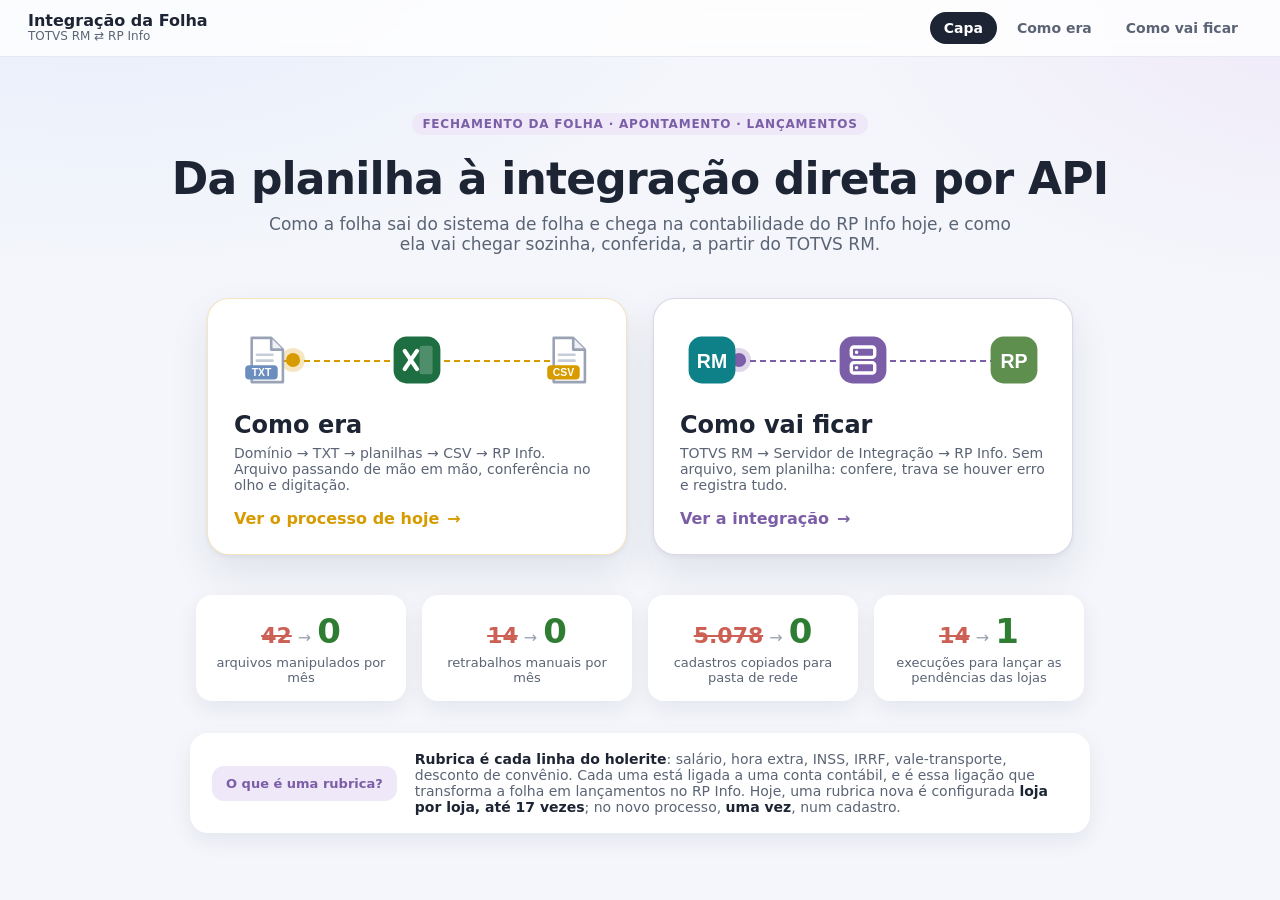
<file: index.html>
<!doctype html>
<html lang="pt-BR">
<head>
  <meta charset="utf-8">
  <meta name="viewport" content="width=device-width, initial-scale=1">
  <title>Integração da Folha · TOTVS RM ⇄ RP Info</title>
  <link rel="stylesheet" href="assets/style.css">
</head>
<body>
  <header class="topbar">
    <a class="brand" href="index.html">Integração da Folha<small>TOTVS RM ⇄ RP Info</small></a>
    <nav class="nav">
      <a class="active" href="index.html">Capa</a>
      <a href="como-era.html">Como era</a>
      <a href="como-vai-ficar.html">Como vai ficar</a>
    </nav>
  </header>

  <section class="hero tone-api">
    <span class="kicker">Fechamento da folha · apontamento · lançamentos</span>
    <h1>Da planilha à integração direta por API</h1>
    <p>Como a folha sai do sistema de folha e chega na contabilidade do RP Info hoje, e como ela vai chegar sozinha,
      conferida, a partir do TOTVS RM.</p>
  </section>

  <section class="choices">
    <a class="choice tone-man" href="como-era.html">
      <div class="mini-flow hops">
        <span class="ico" data-art="txt"></span><span class="ico" data-art="excel"></span><span class="ico" data-art="csv"></span>
        <span class="wire"></span><span class="packet"></span>
      </div>
      <h2>Como era</h2>
      <p>Domínio → TXT → planilhas → CSV → RP Info. Arquivo passando de mão em mão, conferência no olho e digitação.</p>
      <span class="go">Ver o processo de hoje</span>
    </a>
    <a class="choice tone-api" href="como-vai-ficar.html">
      <div class="mini-flow">
        <span class="ico" data-art="rm"></span><span class="ico" data-art="server"></span><span class="ico" data-art="rp"></span>
        <span class="wire"></span><span class="packet"></span>
      </div>
      <h2>Como vai ficar</h2>
      <p>TOTVS RM → Servidor de Integração → RP Info. Sem arquivo, sem planilha: confere, trava se houver erro e registra tudo.</p>
      <span class="go">Ver a integração</span>
    </a>
  </section>

  <section class="kpis">
    <div class="kpi"><span class="from" data-n="43">0</span><span class="arrow">→</span><span class="to">0</span><p>arquivos manipulados por mês</p></div>
    <div class="kpi"><span class="from" data-n="15">0</span><span class="arrow">→</span><span class="to">0</span><p>retrabalhos manuais por mês</p></div>
    <div class="kpi"><span class="from" data-n="5682">0</span><span class="arrow">→</span><span class="to">0</span><p>cadastros copiados para pasta de rede</p></div>
    <div class="kpi"><span class="from" data-n="17">0</span><span class="arrow">→</span><span class="to">1</span><p>execuções para lançar as pendências das lojas</p></div>
  </section>

  <section class="rubrica">
    <span class="tag">O que é uma rubrica?</span>
    <p><b>Rubrica é cada linha do holerite</b>: salário, hora extra, INSS, IRRF, vale-transporte, desconto de convênio.
      Cada uma está ligada a uma conta contábil, e é essa ligação que transforma a folha em lançamentos no RP Info.
      Hoje, uma rubrica nova é configurada <b>loja por loja, até 17 vezes</b>; no novo processo, <b>uma vez</b>, num cadastro.</p>
  </section>

  <script src="assets/engine.js"></script>
  <script>
    App.paintArt(document);
    App.$$('.kpi .from').forEach((el, i) => setTimeout(() => App.countUp(el, 0, Number(el.dataset.n), 1200, (v) => App.fmt(Math.round(v))), 300 + i * 120));
  </script>
</body>
</html>
</file>
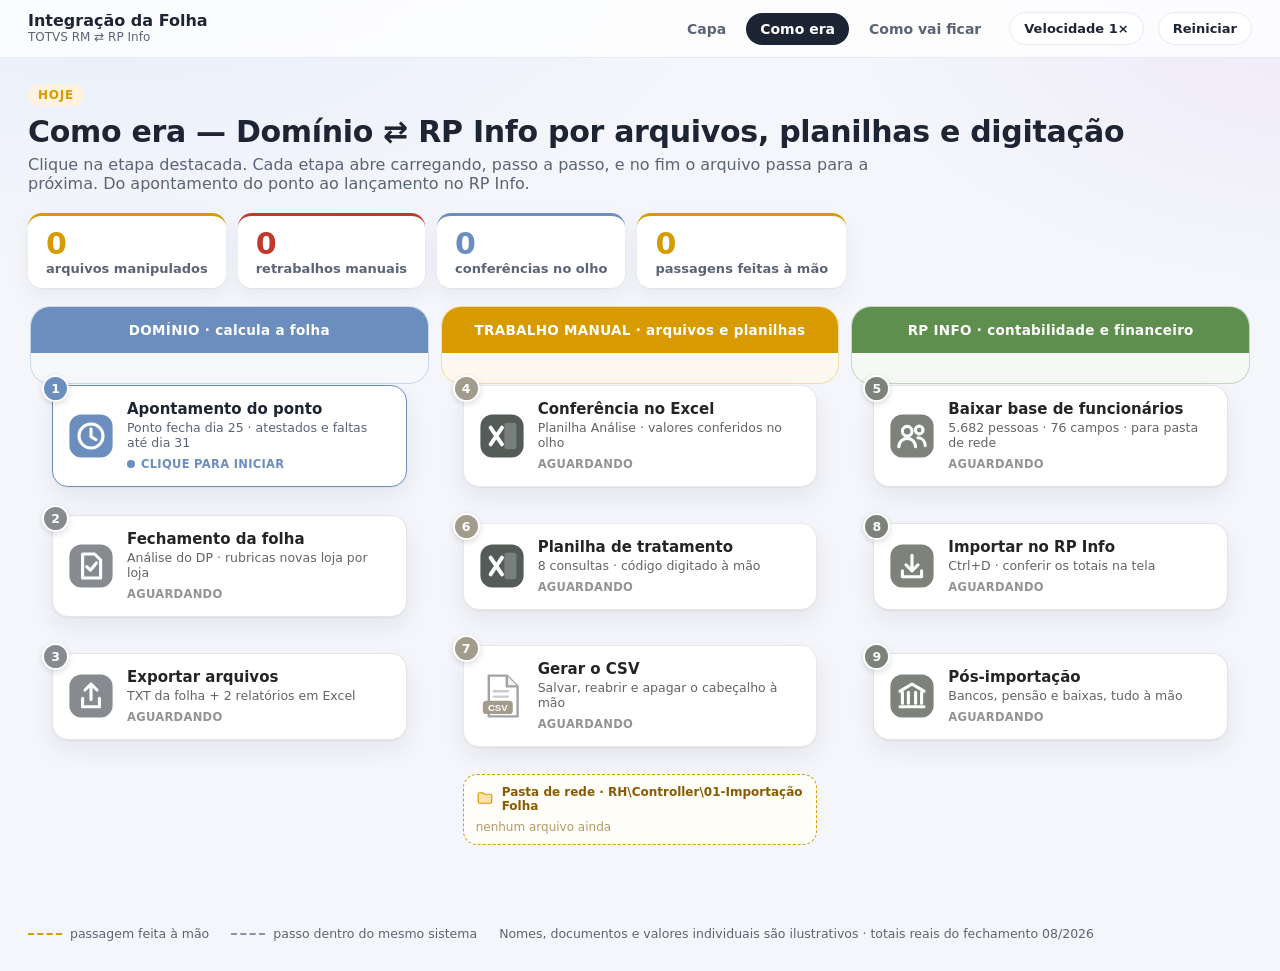
<file: como-era.html>
<!doctype html>
<html lang="pt-BR">
<head>
  <meta charset="utf-8">
  <meta name="viewport" content="width=device-width, initial-scale=1">
  <title>Como era · Integração da Folha</title>
  <link rel="stylesheet" href="assets/style.css">
</head>
<body>
  <header class="topbar">
    <a class="brand" href="index.html">Integração da Folha<small>TOTVS RM ⇄ RP Info</small></a>
    <nav class="nav">
      <a href="index.html">Capa</a>
      <a class="active" href="como-era.html">Como era</a>
      <a href="como-vai-ficar.html">Como vai ficar</a>
    </nav>
    <button class="tool" id="speed">Velocidade 1×</button>
    <button class="tool" id="restart">Reiniciar</button>
  </header>

  <section class="page-head tone-man">
    <span class="kicker">Hoje</span>
    <h1>Como era — Domínio ⇄ RP Info por arquivos, planilhas e digitação</h1>
    <p>Clique na etapa destacada. Cada etapa abre carregando, passo a passo, e no fim o arquivo passa para a próxima.
      Do apontamento do ponto ao lançamento no RP Info.</p>
  </section>

  <section class="counters" id="counters"></section>

  <section class="stage-wrap">
    <div class="stage" id="stage">
      <div class="lane tone-dom" style="grid-column:1"><div class="lane-head">DOMÍNIO · calcula a folha</div></div>
      <div class="lane tone-man" style="grid-column:2"><div class="lane-head">TRABALHO MANUAL · arquivos e planilhas</div></div>
      <div class="lane tone-rp" style="grid-column:3"><div class="lane-head">RP INFO · contabilidade e financeiro</div></div>

      <button class="node tone-dom ready" data-id="ponto" style="grid-area:2/1">
        <span class="node-num">1</span><span class="node-icon" data-art="clock"></span>
        <span class="node-body"><span class="node-title">Apontamento do ponto</span>
          <span class="node-sub">Ponto fecha dia 25 · atestados e faltas até dia 31</span>
          <span class="node-status">Clique para iniciar</span></span>
      </button>
      <button class="node tone-dom locked" data-id="fechamento" style="grid-area:3/1">
        <span class="node-num">2</span><span class="node-icon" data-art="close"></span>
        <span class="node-body"><span class="node-title">Fechamento da folha</span>
          <span class="node-sub">Análise do DP · rubricas novas loja por loja</span>
          <span class="node-status">Aguardando</span></span>
      </button>
      <button class="node tone-dom locked" data-id="exportar" style="grid-area:4/1">
        <span class="node-num">3</span><span class="node-icon" data-art="export"></span>
        <span class="node-body"><span class="node-title">Exportar arquivos</span>
          <span class="node-sub">TXT da folha + 2 relatórios em Excel</span>
          <span class="node-status">Aguardando</span></span>
      </button>

      <button class="node tone-man locked" data-id="analise" style="grid-area:2/2">
        <span class="node-num">4</span><span class="node-icon" data-art="excel"></span>
        <span class="node-body"><span class="node-title">Conferência no Excel</span>
          <span class="node-sub">Planilha Análise · valores conferidos no olho</span>
          <span class="node-status">Aguardando</span></span>
      </button>
      <button class="node tone-man locked" data-id="planilha" style="grid-area:3/2">
        <span class="node-num">6</span><span class="node-icon" data-art="excel"></span>
        <span class="node-body"><span class="node-title">Planilha de tratamento</span>
          <span class="node-sub">8 consultas · código digitado à mão</span>
          <span class="node-status">Aguardando</span></span>
      </button>
      <button class="node tone-man locked" data-id="csv" style="grid-area:4/2">
        <span class="node-num">7</span><span class="node-icon" data-art="csv"></span>
        <span class="node-body"><span class="node-title">Gerar o CSV</span>
          <span class="node-sub">Salvar, reabrir e apagar o cabeçalho à mão</span>
          <span class="node-status">Aguardando</span></span>
      </button>

      <button class="node tone-rp locked" data-id="base" style="grid-area:2/3">
        <span class="node-num">5</span><span class="node-icon" data-art="users"></span>
        <span class="node-body"><span class="node-title">Baixar base de funcionários</span>
          <span class="node-sub">5.682 pessoas · 76 campos · para pasta de rede</span>
          <span class="node-status">Aguardando</span></span>
      </button>
      <button class="node tone-rp locked" data-id="importar" style="grid-area:3/3">
        <span class="node-num">8</span><span class="node-icon" data-art="upload"></span>
        <span class="node-body"><span class="node-title">Importar no RP Info</span>
          <span class="node-sub">Ctrl+D · conferir os totais na tela</span>
          <span class="node-status">Aguardando</span></span>
      </button>
      <button class="node tone-rp locked" data-id="pos" style="grid-area:4/3">
        <span class="node-num">9</span><span class="node-icon" data-art="bank"></span>
        <span class="node-body"><span class="node-title">Pós-importação</span>
          <span class="node-sub">Bancos, pensão e baixas, tudo à mão</span>
          <span class="node-status">Aguardando</span></span>
      </button>

      <div class="tray" id="tray" style="grid-area:5/2">
        <div class="tray-title"><span data-art="folder"></span>Pasta de rede · RH\Controller\01-Importação Folha</div>
        <span class="tray-empty">nenhum arquivo ainda</span>
      </div>
    </div>
  </section>

  <div class="legend">
    <span class="tone-man"><i></i>passagem feita à mão</span>
    <span style="--tone:#8a93a5"><i></i>passo dentro do mesmo sistema</span>
    <span>Nomes, documentos e valores individuais são ilustrativos · totais reais do fechamento 08/2026</span>
  </div>

  <script src="assets/engine.js"></script>
  <script src="assets/como-era.js"></script>
</body>
</html>
</file>
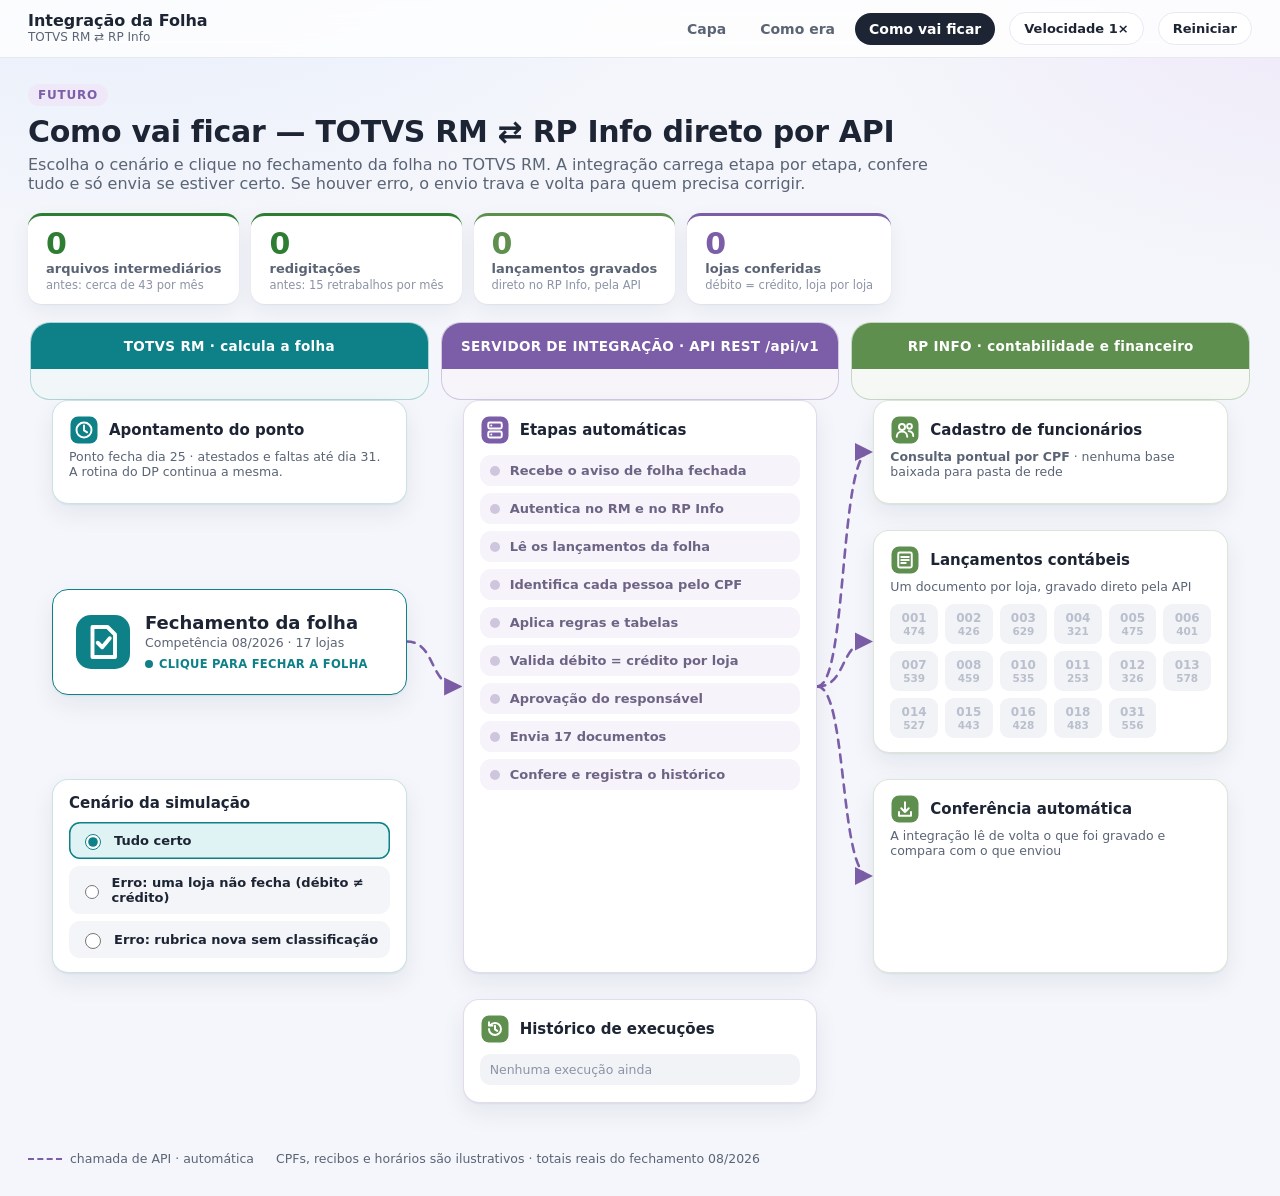
<file: como-vai-ficar.html>
<!doctype html>
<html lang="pt-BR">
<head>
  <meta charset="utf-8">
  <meta name="viewport" content="width=device-width, initial-scale=1">
  <title>Como vai ficar · Integração da Folha</title>
  <link rel="stylesheet" href="assets/style.css">
</head>
<body>
  <header class="topbar">
    <a class="brand" href="index.html">Integração da Folha<small>TOTVS RM ⇄ RP Info</small></a>
    <nav class="nav">
      <a href="index.html">Capa</a>
      <a href="como-era.html">Como era</a>
      <a class="active" href="como-vai-ficar.html">Como vai ficar</a>
    </nav>
    <button class="tool" id="speed">Velocidade 1×</button>
    <button class="tool" id="restart">Reiniciar</button>
  </header>

  <section class="page-head tone-api">
    <span class="kicker">Futuro</span>
    <h1>Como vai ficar — TOTVS RM ⇄ RP Info direto por API</h1>
    <p>Escolha o cenário e clique no fechamento da folha no TOTVS RM. A integração carrega etapa por etapa, confere tudo
      e só envia se estiver certo. Se houver erro, o envio trava e volta para quem precisa corrigir.</p>
  </section>

  <section class="counters" id="counters"></section>

  <section class="stage-wrap">
    <div class="stage" id="stage">
      <div class="lane tone-rm" style="grid-column:1"><div class="lane-head">TOTVS RM · calcula a folha</div></div>
      <div class="lane tone-api" style="grid-column:2"><div class="lane-head">SERVIDOR DE INTEGRAÇÃO · API REST /api/v1</div></div>
      <div class="lane tone-rp" style="grid-column:3"><div class="lane-head">RP INFO · contabilidade e financeiro</div></div>

      <div class="card tone-rm" style="grid-area:2/1">
        <h3><span class="mini" data-art="clockRm"></span>Apontamento do ponto</h3>
        <p>Ponto fecha dia 25 · atestados e faltas até dia 31. A rotina do DP continua a mesma.</p>
      </div>
      <button class="node big tone-rm ready" data-id="fechar" style="grid-area:3/1">
        <span class="node-icon" data-art="closeRm"></span>
        <span class="node-body"><span class="node-title">Fechamento da folha</span>
          <span class="node-sub">Competência 08/2026 · 17 lojas</span>
          <span class="node-status">Clique para fechar a folha</span></span>
      </button>
      <div class="card tone-rm" style="grid-area:4/1">
        <h3>Cenário da simulação</h3>
        <div class="scenario">
          <label><input type="radio" name="cen" value="ok" checked> Tudo certo</label>
          <label class="bad"><input type="radio" name="cen" value="loja"> Erro: uma loja não fecha (débito ≠ crédito)</label>
          <label class="bad"><input type="radio" name="cen" value="rubrica"> Erro: rubrica nova sem classificação</label>
        </div>
      </div>

      <div class="card tone-api" id="pipe" style="grid-area:2/2/5/3">
        <h3><span class="mini" data-art="server"></span>Etapas automáticas</h3>
        <ul class="pipe">
          <li data-k="evento"><span class="dot"></span>Recebe o aviso de folha fechada<small></small></li>
          <li data-k="auth"><span class="dot"></span>Autentica no RM e no RP Info<small></small></li>
          <li data-k="ler"><span class="dot"></span>Lê os lançamentos da folha<small></small></li>
          <li data-k="cpf"><span class="dot"></span>Identifica cada pessoa pelo CPF<small></small></li>
          <li data-k="regras"><span class="dot"></span>Aplica regras e tabelas<small></small></li>
          <li data-k="valida"><span class="dot"></span>Valida débito = crédito por loja<small></small></li>
          <li data-k="aprova"><span class="dot"></span>Aprovação do responsável<small></small></li>
          <li data-k="envia"><span class="dot"></span>Envia 17 documentos<small></small></li>
          <li data-k="confere"><span class="dot"></span>Confere e registra o histórico<small></small></li>
        </ul>
      </div>
      <div class="card tone-api" style="grid-area:5/2">
        <h3><span class="mini" data-art="history"></span>Histórico de execuções</h3>
        <ul class="history" id="historico"><li class="empty">Nenhuma execução ainda</li></ul>
      </div>

      <div class="card tone-rp" id="cadastro" style="grid-area:2/3">
        <h3><span class="mini" data-art="users"></span>Cadastro de funcionários</h3>
        <p><b class="cad-n">Consulta pontual por CPF</b> · nenhuma base baixada para pasta de rede</p>
      </div>
      <div class="card tone-rp" id="lancamentos" style="grid-area:3/3">
        <h3><span class="mini" data-art="ledger"></span>Lançamentos contábeis</h3>
        <p>Um documento por loja, gravado direto pela API</p>
        <div class="tiles" id="tiles"></div>
      </div>
      <div class="card tone-rp" id="conferencia" style="grid-area:4/3">
        <h3><span class="mini" data-art="upload"></span>Conferência automática</h3>
        <p class="conf-txt">A integração lê de volta o que foi gravado e compara com o que enviou</p>
      </div>
    </div>
  </section>

  <div class="legend">
    <span class="tone-api"><i></i>chamada de API · automática</span>
    <span>CPFs, recibos e horários são ilustrativos · totais reais do fechamento 08/2026</span>
  </div>

  <script src="assets/engine.js"></script>
  <script src="assets/como-vai-ficar.js"></script>
</body>
</html>
</file>
<file: assets/style.css>
/* Apresentação — Integração da Folha (TOTVS RM ⇄ RP Info) */

:root {
  --dom: #6c8ebf;  --dom-l: #e6eefb;
  --man: #d79b00;  --man-l: #fff3df;
  --rp:  #5f8f4e;  --rp-l:  #e3f1df;
  --rm:  #0e8088;  --rm-l:  #dff3f4;
  --api: #7b5ea7;  --api-l: #efe8f8;
  --err: #c0392b;  --err-l: #fbe3e0;
  --ok:  #2e7d32;  --ok-l:  #e3f3e4;
  --warn: #d9690f;
  --ink: #1d2433;  --muted: #5b6475; --line: #e6e9f1;
  --bg: #f4f6fb;
  --tone: var(--dom);
}

* { box-sizing: border-box; }
html, body { margin: 0; }
body {
  font-family: "Segoe UI", system-ui, -apple-system, Roboto, Helvetica, Arial, sans-serif;
  color: var(--ink);
  background:
    radial-gradient(1100px 600px at 8% -10%, #e5ecfb 0, transparent 60%),
    radial-gradient(900px 520px at 105% 0%, #efe8f8 0, transparent 55%),
    var(--bg);
  min-height: 100vh;
}
button { font-family: inherit; }

.tone-dom { --tone: var(--dom); --tone-l: var(--dom-l); }
.tone-man { --tone: var(--man); --tone-l: var(--man-l); }
.tone-rp  { --tone: var(--rp);  --tone-l: var(--rp-l); }
.tone-rm  { --tone: var(--rm);  --tone-l: var(--rm-l); }
.tone-api { --tone: var(--api); --tone-l: var(--api-l); }
.tone-err { --tone: var(--err); --tone-l: var(--err-l); }
.tone-ok  { --tone: var(--ok);  --tone-l: var(--ok-l); }

/* ---------------------------------------------------------------- topo */
.topbar {
  position: sticky; top: 0; z-index: 20;
  display: flex; align-items: center; gap: 14px;
  padding: 12px 28px;
  background: rgba(255, 255, 255, .8);
  backdrop-filter: blur(10px);
  border-bottom: 1px solid var(--line);
}
.brand { font-weight: 800; color: var(--ink); text-decoration: none; line-height: 1.15; }
.brand small { display: block; font-weight: 500; color: var(--muted); font-size: 12px; }
.nav { display: flex; gap: 6px; margin-left: auto; }
.nav a {
  padding: 8px 14px; border-radius: 999px; text-decoration: none;
  color: var(--muted); font-weight: 600; font-size: 14px; transition: background .2s, color .2s;
}
.nav a:hover { background: #eceff6; color: var(--ink); }
.nav a.active { background: var(--ink); color: #fff; }
.tool {
  border: 1px solid var(--line); background: #fff; border-radius: 999px;
  padding: 8px 14px; font-weight: 600; font-size: 13px; color: var(--ink); cursor: pointer;
  transition: transform .15s, box-shadow .2s;
}
.tool:hover { transform: translateY(-1px); box-shadow: 0 4px 12px rgba(20, 30, 60, .08); }

.page-head { padding: 26px 28px 4px; animation: fadeUp .5s both; }
.kicker {
  display: inline-block; font-size: 12px; font-weight: 800; letter-spacing: .8px; text-transform: uppercase;
  color: var(--tone); background: var(--tone-l); padding: 4px 10px; border-radius: 999px; margin-bottom: 8px;
}
.page-head h1 { font-size: 30px; margin: 0 0 6px; letter-spacing: -.3px; }
.page-head p { margin: 0; color: var(--muted); max-width: 900px; }

/* ----------------------------------------------------------- contadores */
.counters { display: flex; gap: 12px; padding: 16px 28px 6px; flex-wrap: wrap; }
.counter {
  background: #fff; border-radius: 14px; padding: 10px 18px 12px; min-width: 180px;
  box-shadow: 0 1px 2px rgba(20, 30, 60, .06), 0 8px 22px rgba(20, 30, 60, .06);
  border-top: 3px solid var(--tone); animation: fadeUp .5s both;
}
.counter:nth-child(2) { animation-delay: .06s; } .counter:nth-child(3) { animation-delay: .12s; }
.counter:nth-child(4) { animation-delay: .18s; }
.counter-value { display: block; font-size: 30px; font-weight: 800; color: var(--tone); font-variant-numeric: tabular-nums; }
.counter-label { display: block; font-size: 13px; color: var(--muted); font-weight: 600; }
.counter-hint { display: block; font-size: 11.5px; color: #8b93a5; margin-top: 2px; }
.counter.bump { animation: bump .55s; }

/* --------------------------------------------------------------- palco */
.stage-wrap { padding: 12px 28px 18px; }
.stage {
  position: relative;
  display: grid; grid-template-columns: repeat(3, minmax(0, 1fr));
  grid-template-rows: 52px; grid-auto-rows: minmax(104px, auto);
  gap: 26px 56px; padding: 0 24px 26px;
}
.lane {
  grid-row: 1 / -1; z-index: 0; margin: 0 -22px -26px;
  background: color-mix(in srgb, var(--tone) 6%, #fff);
  border: 1px solid color-mix(in srgb, var(--tone) 30%, transparent);
  border-radius: 20px; animation: fadeUp .5s both;
}
.lane:nth-of-type(2) { animation-delay: .08s; } .lane:nth-of-type(3) { animation-delay: .16s; }
.lane-head {
  background: var(--tone); color: #fff; font-weight: 800; font-size: 13.5px; letter-spacing: .3px;
  text-align: center; padding: 15px 10px; border-radius: 19px 19px 0 0;
}
.links { position: absolute; inset: 0; width: 100%; height: 100%; pointer-events: none; z-index: 1; overflow: visible; }
.link { fill: none; stroke-width: 2.6; stroke-linecap: round; }
.link.tone-man { stroke: var(--man); }
.link.tone-int { stroke: #8a93a5; }
.link.tone-api { stroke: var(--api); }
.link.tone-err { stroke: var(--err); }
.link.drawn { stroke-dasharray: 8 7; animation: march 1.1s linear infinite; }
.link.solid { stroke-dasharray: none; animation: none; }
.link-label {
  font-size: 11.5px; font-weight: 700; paint-order: stroke; stroke: #fff; stroke-width: 5px; stroke-linejoin: round;
  animation: fadeIn .4s both;
}
.link-label.tone-man { fill: #8a5a00; } .link-label.tone-int { fill: #5b6475; } .link-label.tone-api { fill: #5b3f75; }

/* ---------------------------------------------------------------- nós */
.node {
  position: relative; z-index: 2; align-self: center;
  display: flex; gap: 12px; align-items: center; text-align: left;
  background: #fff; border: 1.5px solid color-mix(in srgb, var(--tone) 22%, transparent);
  border-radius: 16px; padding: 14px 16px 14px 14px; width: 100%;
  box-shadow: 0 1px 2px rgba(20, 30, 60, .06), 0 10px 24px rgba(20, 30, 60, .07);
  color: var(--ink); font: inherit; cursor: default;
  transition: transform .25s, box-shadow .25s, opacity .45s, filter .45s, border-color .3s;
  animation: fadeUp .5s both;
}
.node.locked { opacity: .4; filter: grayscale(.9); }
.node.ready { cursor: pointer; border-color: var(--tone); animation: ring 1.7s infinite; }
.node.ready:hover { transform: translateY(-3px); }
.node.running { border-color: var(--tone); transform: scale(1.02); }
.node.done { border-color: color-mix(in srgb, var(--tone) 45%, transparent); }
.node.receive { animation: receive .55s; }
.node-num {
  position: absolute; top: -11px; left: -11px; width: 27px; height: 27px; border-radius: 50%;
  background: var(--tone); color: #fff; font-weight: 800; font-size: 12.5px;
  display: grid; place-items: center; border: 2.5px solid #fff; box-shadow: 0 2px 6px rgba(0, 0, 0, .15);
}
.node-icon { flex: none; width: 48px; height: 48px; }
.node-icon svg { width: 100%; height: 100%; display: block; }
.node-body { display: block; min-width: 0; }
.node-title { display: block; font-weight: 800; font-size: 15px; }
.node-sub { display: block; font-size: 12.5px; color: var(--muted); margin-top: 2px; }
.node-status {
  display: inline-flex; align-items: center; gap: 6px; margin-top: 7px;
  font-size: 11.5px; font-weight: 800; letter-spacing: .3px; text-transform: uppercase; color: var(--tone);
}
.node.locked .node-status { color: #8b93a5; }
.node.ready .node-status::before {
  content: ""; width: 8px; height: 8px; border-radius: 50%; background: var(--tone); animation: blink 1s infinite;
}
.node-check {
  position: absolute; top: -10px; right: -10px; width: 26px; height: 26px; border-radius: 50%;
  background: var(--ok); display: none; place-items: center; border: 2.5px solid #fff;
}
.node-check svg { width: 13px; height: 13px; stroke: #fff; stroke-width: 3.4; fill: none; stroke-linecap: round; stroke-linejoin: round; }
.node.done .node-check { display: grid; animation: pop .4s; }
.node.big { padding: 22px 20px; }
.node.big .node-icon { width: 60px; height: 60px; }
.node.big .node-title { font-size: 18px; }

/* cartões estáticos do palco (página "como vai ficar") */
.card {
  position: relative; z-index: 2; background: #fff; border-radius: 16px; padding: 14px 16px;
  box-shadow: 0 1px 2px rgba(20, 30, 60, .06), 0 10px 24px rgba(20, 30, 60, .07);
  border: 1.5px solid color-mix(in srgb, var(--tone) 22%, transparent); animation: fadeUp .5s both;
}
.card h3 { margin: 0 0 4px; font-size: 15px; display: flex; align-items: center; gap: 10px; }
.card h3 .mini { width: 30px; height: 30px; flex: none; }
.card h3 .mini svg { width: 100%; height: 100%; }
.card p { margin: 0; font-size: 12.5px; color: var(--muted); }

.pipe { list-style: none; margin: 10px 0 0; padding: 0; display: grid; gap: 7px; }
.pipe li {
  display: flex; align-items: center; gap: 10px; padding: 8px 10px; border-radius: 11px;
  background: #f6f4fa; font-size: 13px; font-weight: 600; color: #6d6384; transition: background .3s, color .3s, transform .3s;
}
.pipe li .dot { width: 10px; height: 10px; border-radius: 50%; background: #cfc6de; flex: none; transition: background .3s; }
.pipe li small { margin-left: auto; font-weight: 600; color: #9a91ad; font-size: 11.5px; }
.pipe li.run { background: var(--api-l); color: var(--api); transform: translateX(4px); }
.pipe li.run .dot { background: var(--api); animation: blink .8s infinite; }
.pipe li.ok { background: var(--ok-l); color: var(--ok); }
.pipe li.ok .dot { background: var(--ok); }
.pipe li.err { background: var(--err-l); color: var(--err); animation: shake .45s; }
.pipe li.err .dot { background: var(--err); }

.tiles { display: grid; grid-template-columns: repeat(6, 1fr); gap: 7px; margin-top: 10px; }
.tile {
  border-radius: 9px; padding: 7px 4px; text-align: center; font-size: 12px; font-weight: 800;
  background: #eef0f5; color: #9aa1b1; transition: background .35s, color .35s;
}
.tile small { display: block; font-weight: 600; font-size: 10.5px; }
.tile.ok { background: var(--ok-l); color: var(--ok); animation: pop .35s; }
.tile.sent { background: var(--rp); color: #fff; animation: pop .35s; }
.tile.err { background: var(--err-l); color: var(--err); animation: shake .45s; }
.tile.off { background: #f2f3f7; color: #b9bfcc; }

.history { list-style: none; margin: 10px 0 0; padding: 0; display: grid; gap: 7px; }
.history li {
  font-size: 12.5px; padding: 8px 10px; border-radius: 10px; background: var(--ok-l); color: #24502a; animation: slideIn .45s both;
}
.history li.fail { background: var(--err-l); color: #7d2318; }
.history li small { display: block; color: #7d2318; font-weight: 600; margin-top: 3px; }
.history li.empty { background: #f2f3f7; color: #8b93a5; }

.scenario { display: grid; gap: 7px; margin-top: 10px; }
.scenario label {
  display: flex; align-items: center; gap: 10px; padding: 9px 11px; border-radius: 11px; cursor: pointer;
  background: #f3f5f9; font-size: 13px; font-weight: 600; transition: background .2s, box-shadow .2s;
}
.scenario input { accent-color: var(--rm); width: 16px; height: 16px; }
.scenario label:has(input:checked) { background: var(--rm-l); box-shadow: inset 0 0 0 1.5px var(--rm); }
.scenario label.bad:has(input:checked) { background: var(--err-l); box-shadow: inset 0 0 0 1.5px var(--err); }

.tray {
  position: relative; z-index: 2; align-self: start;
  display: flex; flex-wrap: wrap; gap: 7px; align-items: center; min-height: 64px;
  background: #fffdf8; border: 1.8px dashed var(--man); border-radius: 14px; padding: 10px 12px;
}
.tray-title { width: 100%; font-size: 12px; font-weight: 800; color: #8a5a00; display: flex; gap: 8px; align-items: center; }
.tray-title svg { width: 18px; height: 18px; }
.tray-empty { font-size: 12px; color: #b49a6a; }
.chip-file {
  display: inline-flex; align-items: center; gap: 6px; background: #fff; border: 1px solid #eedcb5;
  border-radius: 9px; padding: 4px 9px 4px 4px; font-size: 11.5px; font-weight: 700; animation: pop .4s both;
}
.chip-file svg { width: 22px; height: 22px; }

.legend { display: flex; gap: 22px; flex-wrap: wrap; padding: 4px 28px 30px; color: var(--muted); font-size: 12.5px; }
.legend span { display: inline-flex; align-items: center; gap: 8px; }
.legend i { display: inline-block; width: 34px; height: 0; border-top: 2.6px dashed var(--tone); }

/* ------------------------------------------------------------- voador */
.flyer {
  position: fixed; left: 0; top: 0; z-index: 70; pointer-events: none;
  display: flex; align-items: center; gap: 7px; background: #fff; border-radius: 11px;
  padding: 6px 11px 6px 6px; font-size: 12px; font-weight: 700; white-space: nowrap;
  box-shadow: 0 14px 34px rgba(20, 30, 60, .28); border: 1px solid var(--line);
}
.flyer svg { width: 30px; height: 30px; }

/* --------------------------------------------------------------- modal */
.modal-backdrop {
  position: fixed; inset: 0; z-index: 50; display: grid; place-items: center; padding: 20px;
  background: rgba(18, 24, 40, 0); backdrop-filter: blur(0); transition: background .35s, backdrop-filter .35s;
}
.modal-backdrop.open { background: rgba(18, 24, 40, .48); backdrop-filter: blur(3px); }
.modal {
  width: min(1120px, 96vw); max-height: 94vh; display: flex; flex-direction: column; overflow: hidden;
  background: #fff; border-radius: 22px; box-shadow: 0 34px 90px rgba(10, 20, 50, .38);
  transform: translateY(28px) scale(.95); opacity: 0;
  transition: transform .45s cubic-bezier(.2, .9, .25, 1.15), opacity .3s;
}
.modal-backdrop.open .modal { transform: none; opacity: 1; }
.modal-backdrop.closing .modal { transform: translateY(14px) scale(.97); opacity: 0; }
.modal-head {
  display: flex; gap: 14px; align-items: center; padding: 18px 24px;
  border-bottom: 1px solid var(--line);
  background: linear-gradient(90deg, color-mix(in srgb, var(--tone) 13%, #fff), #fff 70%);
}
.modal-icon { width: 50px; height: 50px; flex: none; }
.modal-icon svg { width: 100%; height: 100%; }
.modal-kicker {
  display: flex; align-items: center; gap: 8px; font-size: 12px; font-weight: 800;
  letter-spacing: .7px; text-transform: uppercase; color: var(--tone);
}
.loader-dot { width: 10px; height: 10px; border-radius: 50%; background: var(--tone); animation: blink 1s infinite; }
.modal.finished .loader-dot { animation: none; background: var(--ok); }
.modal.finished .modal-kicker { color: var(--ok); }
.modal.failed .loader-dot { background: var(--err); }
.modal.failed .modal-kicker { color: var(--err); }
.modal h2 { margin: 3px 0 0; font-size: 21px; letter-spacing: -.2px; }
.modal-head p { margin: 2px 0 0; color: var(--muted); font-size: 13px; }

.modal-flow { padding: 4px 20px 0; background: #fbfaff; border-bottom: 1px solid var(--line); }
.modal-flow svg { width: 100%; height: 128px; display: block; }

.modal-body { display: grid; grid-template-columns: minmax(300px, .9fr) 1.3fr; min-height: 360px; flex: 1; overflow: hidden; }
.steps { list-style: none; margin: 0; padding: 14px 16px; overflow: auto; border-right: 1px solid var(--line); max-height: 60vh; }
.modal-api .steps { max-height: 46vh; }
.step { display: flex; gap: 11px; align-items: flex-start; padding: 9px 9px; border-radius: 12px; animation: stepIn .4s both; }
.step + .step { margin-top: 2px; }
.step-icon {
  flex: none; width: 26px; height: 26px; border-radius: 50%; border: 2.5px solid #d5dae5;
  display: grid; place-items: center; margin-top: 1px; transition: background .2s, border-color .2s;
}
.step-icon svg { width: 14px; height: 14px; stroke: #fff; fill: none; stroke-width: 3.2; stroke-linecap: round; stroke-linejoin: round; }
.step.loading .step-icon { border-color: #e2e6ee; border-top-color: var(--tone); animation: spin .8s linear infinite; }
.step.waiting .step-icon { border-color: var(--man); animation: ring-o 1.3s infinite; }
.step.waiting { background: var(--man-l); }
.step.done .step-icon { background: var(--ok); border-color: var(--ok); animation: pop .35s; }
.step.manual .step-icon { background: var(--man); border-color: var(--man); animation: pop .35s; }
.step.warn .step-icon { background: var(--warn); border-color: var(--warn); animation: pop .35s; }
.step.error .step-icon { background: var(--err); border-color: var(--err); }
.step.error { background: #fdf1ef; animation: shake .5s; }
.step-text { min-width: 0; }
.step-label { font-weight: 700; font-size: 14px; }
.step-detail { font-size: 12.5px; color: var(--muted); margin-top: 2px; }
.step-tag {
  margin-left: auto; align-self: center; flex: none; font-size: 11px; font-weight: 800; padding: 3px 9px;
  border-radius: 999px; white-space: nowrap; opacity: 0; transform: scale(.7); transition: opacity .25s, transform .3s cubic-bezier(.3, 1.6, .5, 1);
}
.step-tag.show { opacity: 1; transform: none; }
.step.done .step-tag { background: var(--ok-l); color: var(--ok); }
.step.manual .step-tag { background: #ffeccc; color: #995800; }
.step.warn .step-tag { background: #fde4d0; color: #a84b06; }
.step.error .step-tag { background: var(--err-l); color: var(--err); }
.step.waiting .step-tag { background: #fff; color: #995800; }

.modal-side { padding: 16px 18px; overflow: auto; background: #f9fafc; max-height: 60vh; }
.modal-api .modal-side { max-height: 46vh; }
.modal-foot { display: flex; align-items: center; gap: 16px; padding: 14px 24px; border-top: 1px solid var(--line); }
.modal-progress { flex: 1; height: 7px; border-radius: 9px; background: #edf0f5; overflow: hidden; }
.modal-progress span { display: block; height: 100%; width: 0; background: var(--tone); border-radius: 9px; transition: width .5s ease; }
.modal.finished .modal-progress span { background: var(--ok); }
.modal-actions { display: flex; gap: 10px; min-height: 42px; }

.btn {
  border: 0; border-radius: 12px; padding: 11px 20px; font-weight: 800; font-size: 14px; cursor: pointer;
  transition: transform .15s, box-shadow .2s, filter .2s; animation: pop .35s both;
}
.btn:hover { transform: translateY(-1px); filter: brightness(1.05); }
.btn:disabled { opacity: .5; cursor: default; }
.btn.primary { background: var(--tone); color: #fff; box-shadow: 0 8px 18px color-mix(in srgb, var(--tone) 38%, transparent); }
.btn.attention { animation: pop .35s both, ring 1.7s .4s infinite; }
.btn.ok { background: var(--ok); color: #fff; }
.btn.danger { background: var(--err); color: #fff; }
.btn.ghost { background: #edf0f5; color: var(--ink); }

/* --------------------------------------------------- janelas de arquivo */
.win { border-radius: 12px; overflow: hidden; background: #fff; border: 1px solid #dde2ea; box-shadow: 0 10px 26px rgba(20, 30, 60, .1); animation: fadeUp .35s both; }
.win + .win, .win + .note, .note + .win, .win + .card-msg, .card-msg + .win { margin-top: 12px; }
.win-bar { display: flex; align-items: center; gap: 9px; padding: 7px 11px; font-size: 12px; font-weight: 700; color: #fff; background: #4a5568; }
.win-bar svg { width: 18px; height: 18px; }
.win-bar .dots { margin-left: auto; display: flex; gap: 6px; }
.win-bar .dots i { width: 9px; height: 9px; border-radius: 50%; background: rgba(255, 255, 255, .55); }
.win.excel .win-bar { background: #1d6f42; }
.win.dom .win-bar { background: var(--dom); }
.win.rp .win-bar { background: var(--rp); }
.txt {
  margin: 0; font-family: Consolas, "Cascadia Mono", "Courier New", monospace; font-size: 11.5px; line-height: 1.6;
  padding: 10px 12px; max-height: 250px; overflow: auto; white-space: pre; background: #fff; color: #2b3242;
}
.txt .ln { display: block; animation: fadeUp .25s both; animation-delay: calc(var(--i) * 60ms); border-radius: 4px; transition: background .3s, opacity .4s; }
.txt .ln.head { color: #8a5a00; font-weight: 700; }
.txt .ln.more { color: #8b93a5; font-style: italic; }
.txt .ln.hl { background: #fff1bf; }
.txt .ln.del { background: #ffd9d3; text-decoration: line-through; color: #b3392b; }
.txt .ln.gone { opacity: 0; max-height: 0; overflow: hidden; transition: opacity .3s, max-height .4s; }
.secbar { display: flex; align-items: center; gap: 10px; padding: 7px 11px; font-size: 12px; background: #fff4ce; border-bottom: 1px solid #efd77a; animation: fadeIn .3s both; }
.secbar b { color: #7a5b00; }
.secbar .fake-btn { margin-left: auto; border: 1px solid #c9a600; background: #fff; border-radius: 6px; padding: 2px 9px; font-weight: 700; }
.secbar.ok { background: var(--ok-l); border-color: #b9dcbb; }
.xl-formula { display: flex; gap: 10px; align-items: center; padding: 4px 10px; font-size: 12px; border-bottom: 1px solid #e3e6ea; background: #f8f9fa; font-family: Consolas, monospace; color: #444; }
.xl-formula b { color: #1d6f42; font-style: italic; }
.xl-wrap { max-height: 250px; overflow: auto; }
.xl { border-collapse: collapse; width: 100%; font-size: 12px; }
.xl th { position: sticky; top: 0; background: #f1f3f4; color: #5f6368; font-weight: 600; border: 1px solid #e1e3e6; padding: 3px 6px; z-index: 1; }
.xl td { border: 1px solid #e8eaed; padding: 4px 8px; white-space: nowrap; font-variant-numeric: tabular-nums; transition: background .15s; }
.xl td.rn { background: #f1f3f4; color: #5f6368; text-align: center; width: 30px; font-weight: 600; }
.xl td.n { text-align: right; }
.xl tr.hdr td:not(.rn) { font-weight: 800; background: #eaf4ee; color: #1d6f42; }
.xl tbody tr { animation: fadeUp .25s both; animation-delay: calc(var(--i) * 35ms); }
.xl tr.scan td:not(.rn) { background: #fff1bf; }
.xl tr.seen td:last-child { color: var(--ok); font-weight: 800; }
.xl tr.bad td:not(.rn) { background: #ffe2dc; }
.xl td.input { background: #fffbe6; outline: 2px solid #1d6f42; outline-offset: -2px; font-weight: 800; min-width: 70px; }
.xl-tabs { display: flex; gap: 2px; background: #f1f3f4; padding: 0 8px; border-top: 1px solid #e1e3e6; flex-wrap: wrap; }
.xl-tabs span { padding: 5px 12px; font-size: 11.5px; color: #5f6368; transition: color .2s; }
.xl-tabs span.on { background: #fff; color: #1d6f42; font-weight: 800; box-shadow: inset 0 -2px 0 #1d6f42; }
.caret::after { content: ""; display: inline-block; width: 2px; height: 1em; background: currentColor; margin-left: 1px; vertical-align: -2px; animation: blink .8s steps(1) infinite; }

.note { font-size: 12px; color: #8b93a5; margin-top: 8px; }
.card-msg { border-radius: 14px; padding: 13px 15px; font-size: 13px; animation: fadeUp .35s both; border: 1.5px solid; }
.card-msg b { display: block; font-size: 14px; margin-bottom: 3px; }
.card-msg.warn { background: #fff5ea; border-color: #f2b27a; color: #7a3d07; }
.card-msg.err { background: #fff4f2; border-color: #ef9a8f; color: #7d2318; }
.card-msg.ok { background: #f1f9f1; border-color: #9bcf9e; color: #1f4d23; }
.card-msg.info { background: #f6f2fc; border-color: #c7b6e3; color: #45306a; }
.card-msg + .card-msg { margin-top: 10px; }

.chips17 { display: grid; grid-template-columns: repeat(9, 1fr); gap: 6px; margin-top: 10px; }
.chips17 span { border-radius: 8px; padding: 6px 2px; text-align: center; font-size: 11.5px; font-weight: 800; background: #eef0f5; color: #9aa1b1; transition: background .25s, color .25s, transform .25s; }
.chips17 span.on { background: var(--man); color: #fff; transform: translateY(-2px); }
.chips17 span.ok { background: var(--ok-l); color: var(--ok); }

.queries { display: grid; gap: 6px; margin-top: 10px; }
.queries div { display: flex; align-items: center; gap: 9px; font-size: 12.5px; font-family: Consolas, monospace; padding: 6px 10px; border-radius: 8px; background: #fff; border: 1px solid #e6e9ef; animation: fadeUp .25s both; }
.queries div i { width: 14px; height: 14px; border-radius: 50%; border: 2px solid #d5dae5; border-top-color: #1d6f42; animation: spin .8s linear infinite; flex: none; }
.queries div.ok i { animation: none; border-color: var(--ok); background: var(--ok); }
.queries div small { margin-left: auto; color: #8b93a5; font-family: "Segoe UI", sans-serif; }

.bar { height: 12px; border-radius: 9px; background: #edf0f5; overflow: hidden; margin-top: 10px; }
.bar span { display: block; height: 100%; width: 0; border-radius: 9px; background: linear-gradient(90deg, var(--tone), color-mix(in srgb, var(--tone) 60%, #fff)); }
.form { display: grid; grid-template-columns: auto 1fr; gap: 6px 12px; font-size: 12.5px; padding: 12px 14px; }
.form span { color: var(--muted); }
.form b { font-family: Consolas, monospace; font-weight: 700; }

/* painel da página "como vai ficar" */
.panel > * { animation: fadeUp .35s both; }
.bignum { display: flex; align-items: baseline; gap: 10px; }
.bignum strong { font-size: 46px; font-weight: 800; color: var(--tone); font-variant-numeric: tabular-nums; letter-spacing: -1px; }
.bignum span { color: var(--muted); font-weight: 600; }
.panel-title { font-size: 12px; font-weight: 800; letter-spacing: .6px; text-transform: uppercase; color: var(--muted); margin-bottom: 4px; }
.kv { display: grid; grid-template-columns: 1fr auto; gap: 6px 14px; font-size: 13px; margin-top: 8px; }
.kv b { text-align: right; font-variant-numeric: tabular-nums; }
.select-row { display: flex; gap: 10px; align-items: center; margin-top: 10px; font-size: 13px; }
.select-row select { font: inherit; padding: 7px 10px; border-radius: 9px; border: 1.5px solid var(--api); background: #fff; }

.log { background: #141a2b; border-radius: 12px; overflow: hidden; margin-top: 12px; box-shadow: inset 0 0 0 1px #222b42; }
.log-head { display: flex; align-items: center; gap: 8px; padding: 8px 12px; background: #1b2337; color: #8e9bb8; font-size: 11.5px; font-weight: 800; letter-spacing: .5px; text-transform: uppercase; }
.log-head i { width: 8px; height: 8px; border-radius: 50%; background: #3fb950; animation: blink 1.2s infinite; }
.log-lines { padding: 8px 12px; height: 168px; overflow: auto; font-family: Consolas, "Cascadia Mono", monospace; font-size: 12px; color: #c9d1e3; }
.log-line { display: flex; gap: 9px; white-space: nowrap; animation: fadeUp .25s both; line-height: 1.7; }
.log-line .t { color: #5c6884; }
.log-line .m { color: #c4a5ff; font-weight: 700; min-width: 40px; }
.log-line .p { color: #e8edf7; overflow: hidden; text-overflow: ellipsis; }
.log-line .s { margin-left: auto; padding-left: 10px; color: #7ee787; font-weight: 700; }
.log-line .s.err { color: #ff7b72; }
.log-line .s.warn { color: #f2cc60; }

/* ----------------------------------------------------------------- capa */
.hero { padding: 56px 28px 10px; text-align: center; animation: fadeUp .6s both; }
.hero h1 { font-size: 44px; margin: 10px 0 10px; letter-spacing: -.8px; }
.hero p { color: var(--muted); font-size: 17px; margin: 0 auto; max-width: 760px; }
.choices { display: grid; grid-template-columns: repeat(2, minmax(0, 420px)); gap: 26px; justify-content: center; padding: 34px 28px 10px; }
.choice {
  display: block; text-decoration: none; color: var(--ink); background: #fff; border-radius: 22px; padding: 26px;
  box-shadow: 0 2px 4px rgba(20, 30, 60, .05), 0 18px 40px rgba(20, 30, 60, .09);
  border: 1.5px solid color-mix(in srgb, var(--tone) 25%, transparent);
  transition: transform .3s cubic-bezier(.2, .9, .3, 1.3), box-shadow .3s; animation: fadeUp .6s both;
}
.choice:nth-child(2) { animation-delay: .1s; }
.choice:hover { transform: translateY(-6px); box-shadow: 0 4px 8px rgba(20, 30, 60, .06), 0 28px 56px rgba(20, 30, 60, .14); }
.choice h2 { margin: 16px 0 6px; font-size: 24px; }
.choice p { margin: 0; color: var(--muted); font-size: 14px; }
.choice .go { display: inline-flex; gap: 8px; align-items: center; margin-top: 16px; font-weight: 800; color: var(--tone); }
.choice .go::after { content: "→"; transition: transform .2s; }
.choice:hover .go::after { transform: translateX(5px); }
.mini-flow { position: relative; height: 70px; display: flex; align-items: center; justify-content: space-between; padding: 0 6px; }
.mini-flow .ico { width: 52px; height: 52px; position: relative; z-index: 2; }
.mini-flow .ico svg { width: 100%; height: 100%; }
.mini-flow .wire { position: absolute; left: 50px; right: 50px; top: 50%; border-top: 2.6px dashed var(--tone); }
.mini-flow .packet { position: absolute; top: calc(50% - 7px); left: 52px; width: 14px; height: 14px; border-radius: 50%; background: var(--tone); box-shadow: 0 0 0 5px color-mix(in srgb, var(--tone) 25%, transparent); animation: travel 2.4s cubic-bezier(.6, 0, .4, 1) infinite; }
.mini-flow.hops .packet { animation: hop 3s ease-in-out infinite; }
.kpis { display: grid; grid-template-columns: repeat(4, minmax(0, 210px)); gap: 16px; justify-content: center; padding: 30px 28px 8px; }
.kpi { background: #fff; border-radius: 16px; padding: 16px; text-align: center; box-shadow: 0 8px 22px rgba(20, 30, 60, .07); animation: fadeUp .6s both; }
.kpi:nth-child(2) { animation-delay: .08s; } .kpi:nth-child(3) { animation-delay: .16s; } .kpi:nth-child(4) { animation-delay: .24s; }
.kpi .from { color: var(--err); font-weight: 800; font-size: 22px; text-decoration: line-through; text-decoration-thickness: 2px; opacity: .8; }
.kpi .to { color: var(--ok); font-weight: 800; font-size: 34px; }
.kpi .arrow { color: #9aa1b1; margin: 0 6px; }
.kpi p { margin: 4px 0 0; font-size: 13px; color: var(--muted); }
.rubrica { max-width: 900px; margin: 24px auto 50px; background: #fff; border-radius: 18px; padding: 18px 22px; box-shadow: 0 8px 22px rgba(20, 30, 60, .07); display: flex; gap: 18px; align-items: center; animation: fadeUp .6s .3s both; }
.rubrica .tag { flex: none; background: var(--api-l); color: var(--api); font-weight: 800; border-radius: 12px; padding: 10px 14px; font-size: 13px; }
.rubrica p { margin: 0; font-size: 14px; color: var(--muted); }
.rubrica b { color: var(--ink); }

/* ----------------------------------------------------------- animações */
@keyframes fadeUp { from { opacity: 0; transform: translateY(10px); } to { opacity: 1; transform: none; } }
@keyframes fadeIn { from { opacity: 0; } to { opacity: 1; } }
@keyframes slideIn { from { opacity: 0; transform: translateX(16px); } to { opacity: 1; transform: none; } }
@keyframes stepIn { from { opacity: 0; transform: translateX(-12px); } to { opacity: 1; transform: none; } }
@keyframes spin { to { transform: rotate(360deg); } }
@keyframes pop { 0% { transform: scale(.6); } 60% { transform: scale(1.15); } 100% { transform: scale(1); } }
@keyframes bump { 0% { transform: scale(1); } 35% { transform: scale(1.09); } 100% { transform: scale(1); } }
@keyframes shake { 0%, 100% { transform: translateX(0); } 20% { transform: translateX(-7px); } 40% { transform: translateX(6px); } 60% { transform: translateX(-4px); } 80% { transform: translateX(3px); } }
@keyframes blink { 50% { opacity: .25; } }
@keyframes march { to { stroke-dashoffset: -30; } }
@keyframes receive { 0% { transform: scale(1); } 40% { transform: scale(1.05); box-shadow: 0 0 0 8px color-mix(in srgb, var(--tone) 25%, transparent); } 100% { transform: scale(1); } }
@keyframes ring {
  0% { box-shadow: 0 0 0 0 color-mix(in srgb, var(--tone) 50%, transparent), 0 10px 24px rgba(20, 30, 60, .07); }
  70% { box-shadow: 0 0 0 14px transparent, 0 10px 24px rgba(20, 30, 60, .07); }
  100% { box-shadow: 0 0 0 0 transparent, 0 10px 24px rgba(20, 30, 60, .07); }
}
@keyframes ring-o { 0% { box-shadow: 0 0 0 0 rgba(215, 155, 0, .5); } 70% { box-shadow: 0 0 0 9px rgba(215, 155, 0, 0); } 100% { box-shadow: 0 0 0 0 rgba(215, 155, 0, 0); } }
@keyframes travel { 0% { left: 52px; opacity: 0; } 10% { opacity: 1; } 90% { opacity: 1; } 100% { left: calc(100% - 66px); opacity: 0; } }
@keyframes hop {
  0% { left: 52px; transform: translateY(0); } 22% { left: calc(50% - 7px); transform: translateY(-22px); }
  45%, 55% { left: calc(50% - 7px); transform: translateY(0); } 78% { left: calc(100% - 66px); transform: translateY(-22px); }
  100% { left: calc(100% - 66px); transform: translateY(0); }
}

@media (max-width: 1100px) {
  .modal-body { grid-template-columns: 1fr; }
  .steps { border-right: 0; border-bottom: 1px solid var(--line); max-height: 34vh; }
  .choices, .kpis { grid-template-columns: 1fr; }
}
@media (prefers-reduced-motion: reduce) {
  *, *::before, *::after { animation-duration: .01ms !important; animation-iteration-count: 1 !important; transition-duration: .01ms !important; }
}

/* ligações paradas quando nada está rodando */
.links.idle .link.drawn { animation-play-state: paused; }
</file>
